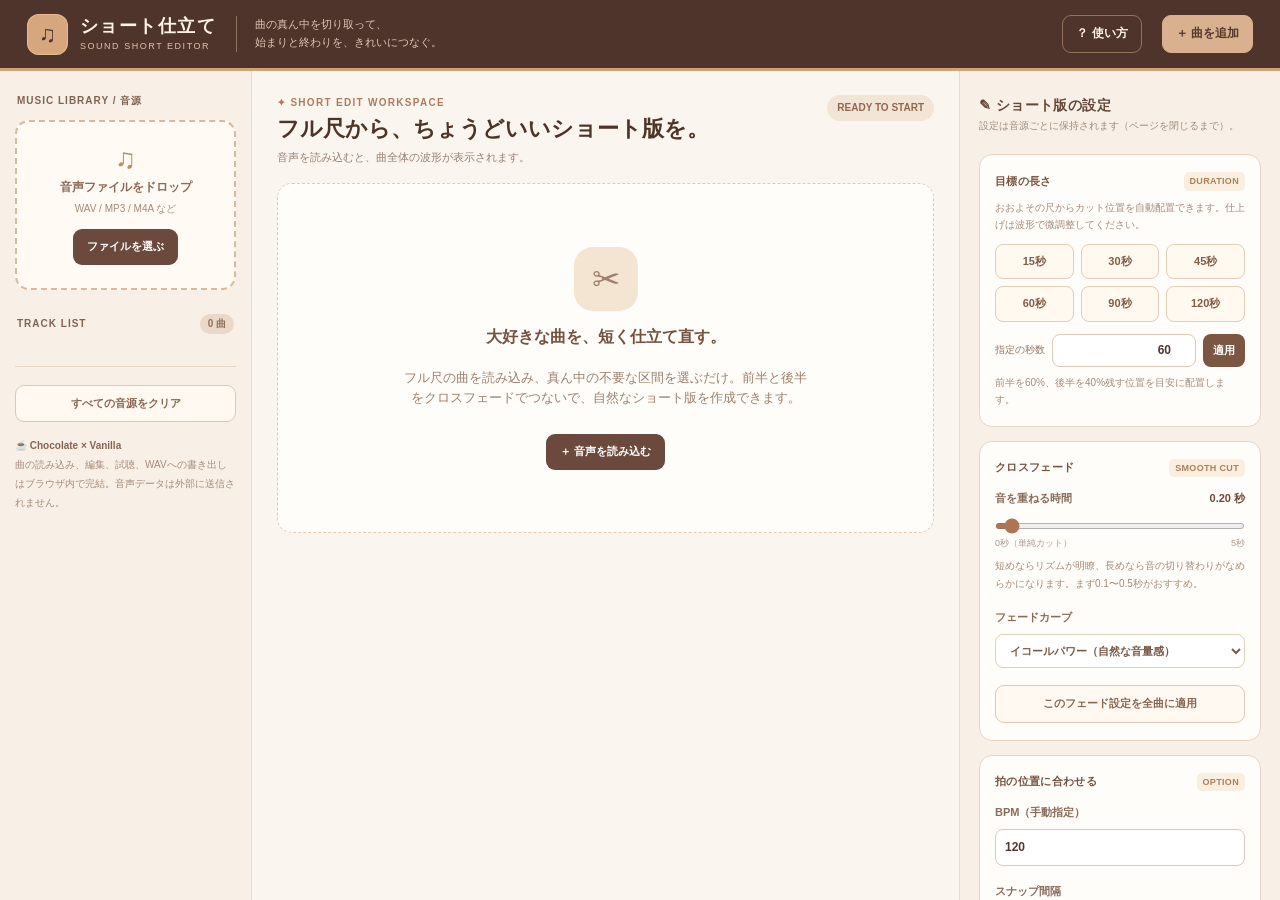
<file: index.html>
<!doctype html>
<html lang="ja">
<head>
<meta charset="UTF-8">
<meta name="viewport" content="width=device-width,initial-scale=1">
<meta name="color-scheme" content="light">
<title>ショート仕立て｜SOUND SHORT EDITOR</title>
<link rel="stylesheet" href="style.css">
</head>
<body>
<div class="app">
<header class="header">
  <div class="brand"><div class="brand-icon" aria-hidden="true">♫</div><div><div class="brand-name">ショート仕立て</div><div class="brand-sub">SOUND SHORT EDITOR</div></div></div>
  <div class="header-note">曲の真ん中を切り取って、<br>始まりと終わりを、きれいにつなぐ。</div>
  <div class="spacer"></div><button id="helpButton" class="header-btn">？ 使い方</button><button id="topAdd" class="header-btn filled">＋ 曲を追加</button>
</header>
<div class="layout">
<aside class="sidebar">
  <p class="caps">MUSIC LIBRARY / 音源</p>
  <div class="drop" id="dropZone"><div class="drop-icon">♫</div><strong>音声ファイルをドロップ</strong><small>WAV / MP3 / M4A など</small><button id="chooseFiles" class="upload-btn">ファイルを選ぶ</button></div>
  <div class="file-head"><span class="caps" style="margin:0">TRACK LIST</span><span class="file-count" id="fileCount">0 曲</span></div>
  <div class="file-list" id="fileList"></div>
  <div class="sidebar-bottom"><button id="clearAll" class="ghost-btn full">すべての音源をクリア</button><p class="side-help"><strong>☕ Chocolate × Vanilla</strong><br>曲の読み込み、編集、試聴、WAVへの書き出しはブラウザ内で完結。音声データは外部に送信されません。</p></div>
</aside>
<main class="main">
  <div class="heading"><div><div class="eyebrow">✦ SHORT EDIT WORKSPACE</div><h1 id="trackTitle" class="h1">フル尺から、ちょうどいいショート版を。</h1><div id="trackDesc" class="subtitle">音声を読み込むと、曲全体の波形が表示されます。</div></div><span id="trackBadge" class="badge">READY TO START</span></div>
  <div class="empty-panel" id="emptyState"><div class="empty-icon">✂</div><strong>大好きな曲を、短く仕立て直す。</strong><p>フル尺の曲を読み込み、真ん中の不要な区間を選ぶだけ。前半と後半をクロスフェードでつないで、自然なショート版を作成できます。</p><button id="emptyAdd" class="upload-btn">＋ 音声を読み込む</button></div>
  <div id="workspace" hidden>
    <section class="panel">
      <div class="panel-title"><span>✂ カットする区間を決める</span><small>縦線をドラッグして前半・後半の境目を指定</small></div>
      <div class="panel-inner">
        <div class="flow-legend"><div class="flow-label kept-a"><span>01</span><strong>残す前半</strong></div><div class="flow-label removed"><span>✕</span><strong>カットする中間</strong></div><div class="flow-label kept-b"><span>02</span><strong>残す後半</strong></div></div>
        <canvas class="wave-canvas" id="waveCanvas" aria-label="曲全体の波形。左と右のカットマーカーをドラッグして、削除する中間部分を指定します。"></canvas>
        <div class="wave-legend"><span><i class="color-dot keep"></i>使用する音声</span><span><i class="color-dot remove-dot"></i>削除する区間</span><span><i class="color-dot green"></i>カット開始</span><span><i class="color-dot orange"></i>カット終了</span><span><i class="color-dot cursor-dot"></i>再生・指定位置</span></div>
        <div class="wave-footer"><span id="rangeText">中間 0:00.00 — 0:00.00</span><strong id="selectedDuration">カット 0:00.00</strong></div>
        <div class="range-grid">
          <div class="range-item"><div class="range-top"><span class="range-name"><i class="inline-dot green"></i> 前半はここまで</span><span class="range-tag">CUT IN</span></div><div class="time-control"><button class="stepper" data-step="in:-0.01" title="0.01秒戻す">−</button><input id="cutInInput" class="number" type="number" min="0" step="0.01" value="0" aria-label="前半の終了時刻（秒）"><button class="stepper" data-step="in:0.01" title="0.01秒進める">＋</button><span class="time-unit">秒</span></div><button id="markIn" class="mark-btn">＋ 波形のカーソル位置で設定</button></div>
          <div class="range-item"><div class="range-top"><span class="range-name"><i class="inline-dot orange"></i> 後半はここから</span><span class="range-tag">CUT OUT</span></div><div class="time-control"><button class="stepper" data-step="out:-0.01" title="0.01秒戻す">−</button><input id="cutOutInput" class="number" type="number" min="0" step="0.01" value="0" aria-label="後半の開始時刻（秒）"><button class="stepper" data-step="out:0.01" title="0.01秒進める">＋</button><span class="time-unit">秒</span></div><button id="markOut" class="mark-btn">＋ 波形のカーソル位置で設定</button></div>
        </div>
        <div class="detail-head"><strong>接続点を拡大して微調整</strong><label for="detailZoom">表示範囲 <span id="detailZoomValue">±1.5秒</span></label><input type="range" id="detailZoom" class="mini-slider" min="0.1" max="5" step="0.1" value="1.5"></div>
        <div class="detail-row"><div class="detail-box"><div class="detail-box-head"><span>前半の終点 · 拡大波形</span><strong id="detailInTime">0.00秒</strong></div><canvas class="detail-canvas" id="inDetail" aria-label="前半の終点を微調整"></canvas><div class="detail-caption">ドラッグして0.01秒より細かく調整可能</div></div><div class="detail-box"><div class="detail-box-head"><span>後半の始点 · 拡大波形</span><strong id="detailOutTime">0.00秒</strong></div><canvas class="detail-canvas" id="outDetail" aria-label="後半の始点を微調整"></canvas><div class="detail-caption">ドラッグして0.01秒より細かく調整可能</div></div></div>
      </div>
    </section>
    <section class="panel"><div class="panel-title"><span>✦ 前半から後半へのつなぎ目</span><small>1回だけつなぎます・繰り返しはしません</small></div><div class="panel-inner"><div class="seam-visual"><canvas id="seamCanvas" class="seam-canvas" aria-label="前半と後半のクロスフェード曲線"></canvas><div class="seam-caption"><span><strong class="accent-green">●</strong> 前半のおわり <span class="arrow">→</span> <strong class="accent-orange">●</strong> 後半のはじまり</span><strong id="seamDesc">クロスフェード 0.20秒</strong></div></div><p class="setting-foot">前半の最後と後半の最初を少し重ねます。書き出す曲は「前半 → クロスフェード → 後半」の1曲になり、最後まで再生すると停止します。</p></div></section>
    <section class="panel"><div class="panel-title"><span>▶ 聴き比べ・試聴</span><small>「つなぎ目だけ試聴」で切り替わりをチェック</small></div><div class="panel-inner"><div class="play-row"><button id="playOriginal" class="play-btn">▷ 元のフル尺</button><button id="playShort" class="play-btn primary">▶ ショート版を試聴</button><button id="playJoin" class="play-btn">♫ つなぎ目だけ</button><button id="playPause" class="play-btn" disabled>Ⅱ 一時停止</button><button id="stopPlay" class="play-btn" disabled>■ 停止</button></div><div class="transport"><span id="currentTime" class="mono">0:00.00</span><input id="seekBar" type="range" min="0" max="1000" value="0" step="1" disabled aria-label="再生位置"><span id="totalTime" class="mono">0:00.00</span></div><div id="playMessage" class="list-note">カット位置を調整してから「つなぎ目だけ」を押すと、前半と後半がつながるところだけ確認できます。</div></div></section>
  </div>
</main>
<aside class="settings">
  <h2>✎ ショート版の設定</h2><p class="hint">設定は音源ごとに保持されます（ページを閉じるまで）。</p>
  <div class="settings-card"><div class="settings-title">目標の長さ <span class="tag">DURATION</span></div><div class="setting-foot top-note">おおよその尺からカット位置を自動配置できます。仕上げは波形で微調整してください。</div><div class="preset-grid"><button class="preset" data-target="15">15秒</button><button class="preset" data-target="30">30秒</button><button class="preset" data-target="45">45秒</button><button class="preset" data-target="60">60秒</button><button class="preset" data-target="90">90秒</button><button class="preset" data-target="120">120秒</button></div><div class="custom-target"><label for="targetInput">指定の秒数</label><input type="number" class="number" id="targetInput" min="1" step="0.1" value="60"><button id="applyTarget" class="small-primary">適用</button></div><div class="setting-foot">前半を60%、後半を40%残す位置を目安に配置します。</div></div>
  <div class="settings-card"><div class="settings-title">クロスフェード <span class="tag">SMOOTH CUT</span></div><div class="form-group"><label for="fadeSlider" class="form-label"><span>音を重ねる時間</span><strong id="fadeValue">0.20 秒</strong></label><input id="fadeSlider" type="range" class="slider" min="0" max="5000" step="10" value="200"><div class="slider-scale"><span>0秒（単純カット）</span><span id="fadeMax">5秒</span></div><div class="setting-foot">短めならリズムが明瞭、長めなら音の切り替わりがなめらかになります。まず0.1〜0.5秒がおすすめ。</div></div><div class="form-group"><label for="fadeShape" class="form-label">フェードカーブ</label><select id="fadeShape" class="form-select"><option value="equal">イコールパワー（自然な音量感）</option><option value="linear">リニア（重なり控えめ）</option></select></div><button id="applyAll" class="ghost-btn full">このフェード設定を全曲に適用</button></div>
  <div class="settings-card"><div class="settings-title">拍の位置に合わせる <span class="tag">OPTION</span></div><div class="form-group"><label class="form-label" for="bpmInput">BPM（手動指定）</label><input class="number bpm-number" id="bpmInput" type="number" min="30" max="300" step="0.1" value="120"></div><div class="form-group"><label for="snapUnit" class="form-label">スナップ間隔</label><select id="snapUnit" class="form-select"><option value="1">1拍ごと</option><option value="2">2拍ごと</option><option value="4" selected>4拍ごと（1小節の目安）</option><option value="8">8拍ごと</option><option value="16">16拍ごと</option></select></div><label class="check-line"><input type="checkbox" id="snapEnabled"> <span>マーカーを拍にスナップ</span></label><div class="setting-foot">BPMは自動検出されません。拍子・曲頭の位置によってはずれるので、耳で必ず確認してください。</div></div>
  <div class="settings-card"><div class="settings-title">書き出し形式 <span class="tag">EXPORT</span></div><div class="form-group"><label for="formatSelect" class="form-label">音声形式</label><select id="formatSelect" class="form-select"><option value="wav">WAV（非圧縮・高音質）</option><option value="mp3">MP3（軽量・オンライン変換）</option></select></div><div class="form-group"><label for="rateSelect" class="form-label">サンプルレート</label><select id="rateSelect" class="form-select"><option value="original">読み込み時のサンプルレート</option><option value="44100">44,100 Hz</option><option value="48000">48,000 Hz</option></select></div><div id="wavGroup" class="form-group"><span class="muted">WAV：16-bit PCM / モノラル・ステレオ</span></div><div id="mp3Group" class="form-group" hidden><label for="bitrateSelect" class="form-label">MP3の音質</label><select id="bitrateSelect" class="form-select"><option value="192">192 kbps</option><option value="256" selected>256 kbps</option><option value="320">320 kbps</option></select><p class="setting-foot">MP3エンコード用ライブラリをCDNから読み込みます。ネット接続が必要です。</p></div></div>
  <div class="settings-card"><div class="settings-title">試聴音量 <span class="tag">MONITOR</span></div><label for="volumeSlider" class="form-label"><span>再生音量</span><strong id="volumeValue">75%</strong></label><input id="volumeSlider" type="range" class="slider" min="0" max="100" value="75" step="1"><div class="slider-scale"><span>0%</span><span>100%</span></div></div>
  <div class="summary"><div class="summary-kicker">できあがりの長さ</div><div class="summary-time" id="summaryDuration">0:00.00</div><div class="summary-line"><span>フル尺</span><strong id="originalDuration">0:00.00</strong></div><div class="summary-line"><span>中間をカット</span><strong id="removedDuration">−0:00.00</strong></div><div class="summary-line"><span>音の重ね合わせ</span><strong id="overlapDuration">−0.00 秒</strong></div><div class="summary-line separator"><span>短縮率</span><strong id="shortRatio">0%</strong></div></div>
  <div class="export-wrap"><button id="exportOne" class="export-button" disabled>↓ この曲をショート版で保存</button><button id="exportAll" class="export-button dark" disabled>↓ 全曲をZIPで保存</button><div class="progress" id="progressTrack" hidden><div id="progressFill"></div></div><div class="status" id="exportStatus">WAVはオフラインで保存できます</div></div>
</aside>
</div>
</div>
<input class="file-input" id="filePicker" type="file" multiple accept=".mp3,.wav,.m4a,.aac,.ogg,.flac,audio/*">
<div id="modalRoot"></div><div id="toastBox" class="toastbox" aria-live="polite"></div>
<script src="app.js"></script>
</body>
</html>
</file>
<file: style.css>
:root{--bg:#faf6ef;--paper:#fffdf9;--cream:#fff7eb;--vanilla:#f9eddd;--line:#e9dacc;--line2:#f0e5db;--brown:#4e342b;--brown2:#6b4a3d;--caramel:#b77955;--caramel2:#d6a57e;--ink:#4d392f;--muted:#9b8072;--green:#61816b;--red:#b35b50;--shadow:0 10px 30px #62432b0d}
*{box-sizing:border-box}html,body{height:100%;margin:0}body{font-family:'Noto Sans JP',-apple-system,BlinkMacSystemFont,'Segoe UI',sans-serif;font-size:13px;line-height:1.6;background:var(--bg);color:var(--ink)}button,input,select{font:inherit}button{cursor:pointer;transition:background .15s,border-color .15s}button:disabled{opacity:.43;cursor:not-allowed}button:focus-visible,input:focus-visible,select:focus-visible{outline:3px solid #ddb18f;outline-offset:2px}button:active:not(:disabled){transform:translateY(1px)}[hidden],.hidden{display:none!important}
.app{min-height:100dvh;display:grid;grid-template-rows:71px minmax(0,1fr)}.header{display:flex;gap:20px;align-items:center;background:var(--brown);color:#fff4e7;padding:0 27px;border-bottom:3px solid #d3a079}.brand{display:flex;align-items:center;gap:12px;white-space:nowrap}.brand-icon{height:41px;width:41px;border-radius:12px;background:#d6a67f;color:#4e342b;display:grid;place-items:center;font-size:23px;box-shadow:inset 0 0 0 1px #f4d0aa7a}.brand-name{font-weight:900;font-size:18px;letter-spacing:.08em;line-height:1.3}.brand-sub{font-size:9px;letter-spacing:.17em;color:#e4bfaa}.header-note{border-left:1px solid #917362;padding-left:18px;font-size:11px;color:#e1c4b4}.spacer{flex:1}.header-btn{background:transparent;border:1px solid #94735d;border-radius:9px;color:#fff2e6;padding:8px 13px;font-size:12px;font-weight:750;white-space:nowrap}.header-btn:hover{background:#6c4b3c}.header-btn.filled{background:#dab18e;color:#55392c;border-color:#dab18e}.header-btn.filled:hover{background:#e8c19b}
.layout{display:grid;grid-template-columns:252px minmax(410px,1fr) 321px;min-height:0;height:calc(100dvh - 71px)}.sidebar{background:#f8f0e6;border-right:1px solid var(--line);padding:22px 15px;overflow:auto;min-width:0}.caps{font-size:10px;color:#816353;letter-spacing:.1em;font-weight:900;margin:0 2px 11px}.drop{border:2px dashed #d8b89e;border-radius:14px;padding:23px 12px;text-align:center;background:#fffaf3;color:#8c6b58;transition:.15s}.drop.drag{background:#f2dfcb;border-color:#b77955}.drop-icon{font-size:28px;color:#c18a63;line-height:1}.drop strong{display:block;font-size:12px;margin:5px 0 4px}.drop small{display:block;color:#a58a79;font-size:10px}.upload-btn{margin-top:12px;background:var(--brown2);color:white;border:0;border-radius:9px;padding:9px 14px;font-size:11px;font-weight:800}.upload-btn:hover{background:var(--brown)}.file-head{display:flex;justify-content:space-between;align-items:center;margin:24px 2px 10px}.file-count{background:#ead9c8;color:#906f5b;border-radius:99px;padding:2px 8px;font-size:10px;font-weight:800}.file-list{display:grid;gap:7px}.file-item{width:100%;text-align:left;border:1px solid transparent;background:transparent;border-radius:12px;display:flex;align-items:center;gap:10px;padding:10px 9px;color:#805e4e;min-width:0;cursor:pointer}.file-item:hover{background:#fff8f0}.file-item.active{background:#fffdfa;border-color:#e3cbb7;box-shadow:0 3px 10px #593b2610}.file-icon{flex:0 0 auto;width:33px;height:35px;background:#eee0d0;border-radius:10px;display:grid;place-items:center;font-weight:900;font-size:10px;color:#99694c}.file-item.active .file-icon{background:#dfb996;color:#593c2c}.file-body{min-width:0;flex:1}.file-name{font-size:11px;font-weight:800;white-space:nowrap;overflow:hidden;text-overflow:ellipsis}.file-sub{font-size:10px;color:#a1887a}.remove{border:0;background:transparent;color:#ae9181;border-radius:6px;padding:3px 6px;font-size:15px}.remove:hover{background:#f4e2d8;color:#ac4e44}.sidebar-bottom{border-top:1px solid #e7d7c8;margin-top:22px;padding-top:18px}.muted{color:var(--muted);font-size:11px}.side-help{font-size:10px;color:#a58b7d;line-height:1.9;margin-top:14px}.side-help strong{color:#866452}.ghost-btn{border:1px solid #dfc7b3;background:#fff9f1;border-radius:9px;color:#89664f;padding:9px 11px;font-size:11px;font-weight:800}.ghost-btn:hover{background:#fbeada}.full{width:100%}
.main{padding:24px 25px 38px;overflow:auto;min-width:0;min-height:0}.heading{display:flex;align-items:start;justify-content:space-between;gap:14px;margin-bottom:17px}.eyebrow{font-size:10px;font-weight:900;letter-spacing:.13em;color:#b07a5d}.h1{font-size:22px;font-weight:900;color:#4d3428;margin:3px 0 4px;overflow-wrap:anywhere;line-height:1.4}.subtitle{font-size:11px;color:#998173}.badge{background:#f2e5d6;color:#93674f;font-size:10px;font-weight:800;border-radius:30px;padding:5px 10px;white-space:nowrap}.panel{border:1px solid #e8d8ca;border-radius:16px;background:var(--paper);box-shadow:var(--shadow);overflow:hidden;margin-bottom:17px}.panel-title{background:#fbf5ec;border-bottom:1px solid #ede0d3;padding:12px 17px;font-size:12px;font-weight:900;color:#73513d;display:flex;justify-content:space-between;align-items:center;gap:12px}.panel-title small{font-weight:500;font-size:10px;color:#ab9180}.panel-inner{padding:17px}.wave-canvas{display:block;width:100%;height:205px;touch-action:none;cursor:crosshair;border:1px solid #e5d5c7;border-radius:11px;background:#fffaf4}.flow-legend{display:grid;grid-template-columns:1fr 1.3fr 1fr;gap:6px;margin-bottom:10px}.flow-label{border-radius:8px;display:flex;justify-content:center;align-items:center;gap:8px;padding:6px 4px;font-size:11px;color:#78594b;background:#f2e7d9}.flow-label span{width:20px;height:20px;display:grid;place-items:center;border-radius:50%;font-size:9px;background:#fff4e4;font-weight:900}.flow-label.kept-a{background:#eaf1e8;color:#567b60}.flow-label.removed{background:#f5e3d8;color:#ae7459}.flow-label.kept-b{background:#f4e8d9;color:#9b6b4e}.wave-legend{display:flex;align-items:center;gap:14px;flex-wrap:wrap;font-size:10px;color:#967c6a;margin:9px 1px 0}.color-dot{display:inline-block;height:9px;width:9px;margin-right:5px;border-radius:2px;background:#ad8d7c}.color-dot.keep{background:#94735c}.color-dot.remove-dot{background:#e9bca3}.color-dot.green,.inline-dot.green{background:#638b72}.color-dot.orange,.inline-dot.orange{background:#bf825c}.color-dot.cursor-dot{background:#593b72}.inline-dot{width:9px;height:9px;border-radius:50%;display:inline-block}.wave-footer{display:flex;align-items:center;justify-content:space-between;gap:10px;font-size:11px;color:#8c7564;margin-top:10px}.wave-footer strong{color:#6e4c3d;font-size:12px}.range-grid{display:grid;grid-template-columns:1fr 1fr;gap:13px;margin-top:15px}.range-item{background:#fbf6ee;padding:13px;border-radius:11px;border:1px solid #eee0d2}.range-top{display:flex;gap:8px;justify-content:space-between;align-items:center;margin-bottom:8px}.range-name{font-weight:900;font-size:11px;color:#7b5a48}.range-tag{font-size:9px;font-weight:800;color:#ae8c76}.time-control{display:flex;gap:5px;align-items:center}.number{width:100%;min-width:0;height:37px;border:1px solid #dfc8b6;border-radius:8px;background:white;color:#51382e;text-align:right;padding:0 9px;font-variant-numeric:tabular-nums;font-size:15px;font-weight:750}.stepper{width:31px;min-width:31px;height:37px;border-radius:8px;background:#f3e8dc;border:1px solid #e5d1bf;color:#8a6855;font-weight:900}.stepper:hover{background:#ebd2bd}.time-unit{font-size:11px;color:#a48e81}.mark-btn{border:0;background:transparent;color:#98735d;font-size:10px;margin:8px 0 0;padding:2px;font-weight:800;display:block}.mark-btn:hover{color:#573b2f;text-decoration:underline}.detail-head{display:flex;align-items:center;gap:8px;margin-top:17px;margin-bottom:8px;flex-wrap:wrap}.detail-head strong{font-size:11px;color:#74533f;margin-right:auto}.detail-head label{font-size:10px;color:#9c806f}.mini-slider{width:105px;accent-color:#ab7957}.detail-row{display:grid;grid-template-columns:1fr 1fr;gap:12px}.detail-box{border:1px solid #e9ded2;border-radius:10px;padding:9px;background:#fffdf8}.detail-box-head{display:flex;justify-content:space-between;color:#927766;font-size:10px;font-weight:800;margin-bottom:5px}.detail-box-head strong{color:#785343}.detail-canvas{width:100%;height:92px;display:block;touch-action:none;cursor:crosshair;border-radius:6px;background:#fcf6ed}.detail-caption{color:#b09687;font-size:9px;margin-top:4px}.seam-visual{border:1px solid #eadbcc;background:#fffaf4;border-radius:11px;overflow:hidden}.seam-canvas{display:block;width:100%;height:143px}.seam-caption{display:flex;gap:9px;justify-content:space-between;align-items:center;padding:7px 11px;background:#f9eddf;color:#92735f;font-size:10px;flex-wrap:wrap}.seam-caption strong{color:#77523f}.accent-green{color:#638b72!important}.accent-orange{color:#bf825c!important}.arrow{color:#ae8067;margin:0 4px}.play-row{display:flex;flex-wrap:wrap;gap:9px}.play-btn{border:1px solid #dac5b1;background:#fffaf2;color:#74513e;border-radius:9px;padding:10px 12px;font-size:11px;font-weight:850;display:flex;align-items:center;gap:8px}.play-btn:hover{background:#f7e8d7}.play-btn.primary{background:#6e4b3a;color:#fff9f0;border-color:#6e4b3a}.play-btn.primary:hover{background:#573b2f}.play-btn.active{outline:2px solid #cb8e62;outline-offset:1px}.transport{display:flex;align-items:center;gap:11px;margin:13px 0 0}.transport input{flex:1;min-width:20px;accent-color:#987157}.transport .mono{font-size:11px;font-variant-numeric:tabular-nums;color:#886b58;font-weight:800;min-width:49px}.list-note{padding:12px 14px;border:1px solid #ebd9c5;background:#fff8ec;border-radius:10px;font-size:11px;color:#8c6a55;margin-top:12px}.empty-panel{display:flex;flex-direction:column;align-items:center;justify-content:center;text-align:center;min-height:350px;background:#fffdf9;border:1px dashed #e1c9b3;border-radius:15px;color:#9d806e;padding:25px}.empty-icon{width:64px;height:64px;background:#f4e4d2;border-radius:19px;font-size:34px;display:grid;place-items:center;margin-bottom:13px}.empty-panel strong{font-size:16px;color:#74523f;margin-bottom:5px}.empty-panel p{max-width:410px}
.settings{background:#f8f0e7;border-left:1px solid var(--line);padding:23px 19px 30px;min-width:0;overflow:auto;min-height:0}.settings h2{font-size:14px;margin:0;color:#644839;letter-spacing:.03em}.settings .hint{font-size:10px;color:#a18a7c;margin:2px 0 20px}.settings-card{background:#fffdf9;border:1px solid #e5d5c7;border-radius:13px;padding:17px 15px;margin-bottom:14px}.settings-title{font-weight:900;font-size:11px;color:#765341;letter-spacing:.03em;margin-bottom:13px;display:flex;justify-content:space-between;align-items:center}.tag{font-size:9px;color:#ad805d;background:#faeedf;border-radius:5px;padding:2px 6px}.form-label{font-size:11px;font-weight:800;color:#896b5a;display:flex;justify-content:space-between;margin-bottom:7px;gap:7px}.form-label strong{color:#6f4b3a}.slider{width:100%;height:6px;accent-color:#af7552;cursor:pointer;margin:0 0 7px}.slider-scale{display:flex;justify-content:space-between;color:#b0988a;font-size:9px}.form-select{border:1px solid #e2ceb9;color:#795a48;background:white;border-radius:8px;padding:9px 10px;width:100%;font-size:11px;font-weight:700}.form-group{margin-bottom:17px}.form-group:last-child{margin-bottom:0}.setting-foot{color:#a38a7a;font-size:10px;line-height:1.75;margin-top:7px}.top-note{margin-top:-5px;margin-bottom:10px}.small-primary{background:#7b5642;border:0;border-radius:8px;color:white;font-size:11px;font-weight:850;padding:9px 12px}.small-primary:hover{background:#5f4335}.preset-grid{display:grid;grid-template-columns:repeat(3,1fr);gap:7px}.preset{padding:8px 3px;background:#fff9f0;border:1px solid #e3ccb7;border-radius:8px;color:#845c46;font-size:11px;font-weight:800}.preset:hover{background:#f0decb}.custom-target{display:flex;align-items:center;gap:7px;margin-top:12px}.custom-target label{font-size:10px;white-space:nowrap;color:#927866}.custom-target .number{font-size:12px;height:33px}.custom-target .small-primary{white-space:nowrap;height:33px;padding:7px 10px}.bpm-number{text-align:left;font-size:12px}.check-line{display:flex;gap:8px;align-items:center;font-size:11px;font-weight:800;color:#825f4b;cursor:pointer}.check-line input{accent-color:#9c704e;width:15px;height:15px}.summary{border:1px solid #dec3ad;border-radius:13px;padding:17px 16px;background:linear-gradient(140deg,#fffaf4,#f2dfce);margin:17px 0}.summary-kicker{font-size:10px;font-weight:900;color:#926e58}.summary-time{font-size:30px;font-weight:900;color:#644335;letter-spacing:-.03em;font-variant-numeric:tabular-nums;line-height:1.7;margin-bottom:4px}.summary-line{display:flex;justify-content:space-between;gap:8px;font-size:11px;color:#987a67;padding:4px 0}.summary-line strong{color:#755441;font-variant-numeric:tabular-nums}.summary-line.separator{border-top:1px solid #e7d0bd;margin-top:6px;padding-top:8px}.export-wrap{display:grid;gap:10px}.export-button{padding:13px 8px;border:0;border-radius:10px;background:#bc855f;color:#fffdf7;font-weight:900;font-size:12px;box-shadow:0 4px 12px #aa775c23}.export-button:hover{background:#a66c4e}.export-button.dark{background:#60463a}.export-button.dark:hover{background:#49372f}.progress{width:100%;height:7px;border-radius:7px;background:#e9d6c3;overflow:hidden}.progress>div{width:0%;height:100%;background:#be815d;transition:width .12s}.status{font-size:10px;color:#9b8172;min-height:26px;line-height:1.55}.file-input{display:none}.toastbox{position:fixed;bottom:18px;left:50%;transform:translateX(-50%);display:grid;gap:7px;z-index:30;pointer-events:none;max-width:min(90vw,500px)}.toast{background:#594136;color:#fff4e7;border:1px solid #8c6b55;border-radius:12px;padding:10px 16px;font-size:11px;box-shadow:0 10px 30px #442b1a40;text-align:center}.toast.error{background:#a14d45}.modal-mask{position:fixed;inset:0;background:#2c1d16a9;display:grid;place-items:center;z-index:20;padding:20px}.modal{width:min(610px,100%);max-height:90vh;overflow:hidden;display:flex;flex-direction:column;background:#fffaf3;border:1px solid #e7d1bd;border-radius:19px;box-shadow:0 20px 80px #1a0c0875}.modal-title{display:flex;justify-content:space-between;align-items:center;padding:16px 20px;font-size:17px;font-weight:900;color:#644635;border-bottom:1px solid #eedfce;background:#fff4e6}.modal-title button{border:0;background:transparent;font-size:25px;color:#88634d;padding:0 8px}.modal-content{padding:18px 23px 27px;overflow:auto;color:#876c5b;font-size:12px;line-height:1.9}.modal-content h3{font-size:13px;color:#70503d;margin:19px 0 4px}.modal-content h3:first-child{margin-top:0}.modal-content p{margin:4px 0 10px}.modal-content strong{color:#604232}
@media(max-width:1170px){.layout{grid-template-columns:226px minmax(0,1fr) 286px}.main{padding:19px 15px 30px}.settings{padding:20px 13px}.header{padding:0 17px}.header-note{display:none}}
@media(max-width:920px){.app{display:block}.header{height:auto;min-height:68px;padding:10px 15px}.layout{height:auto;display:grid;grid-template-columns:minmax(0,1fr) 310px}.sidebar{grid-column:1 / -1;border-right:0;border-bottom:1px solid var(--line);padding:12px 15px}.sidebar>.caps{display:none}.drop{padding:10px}.drop-icon{display:none}.drop strong,.drop small{display:inline;margin-right:7px}.upload-btn{margin-top:0}.file-head{margin:10px 0 5px}.file-list{display:flex;overflow-x:auto;gap:6px}.file-item{min-width:190px;max-width:250px}.sidebar-bottom{margin-top:10px;padding-top:8px}.sidebar-bottom .side-help{display:none}.main{grid-column:1;grid-row:2}.settings{grid-column:2;grid-row:2}.panel-title small{display:none}}
@media(max-width:680px){.header{gap:9px;flex-wrap:wrap}.brand-name{font-size:16px}.brand-icon{height:36px;width:36px}.brand-sub{font-size:8px}.header-btn{padding:7px 9px;font-size:10px}.layout{display:block}.main{padding:17px 12px}.settings{border-left:0;border-top:1px solid var(--line);padding:17px 12px}.h1{font-size:18px}.panel-inner{padding:12px}.wave-canvas{height:180px}.range-grid{gap:7px}.range-item{padding:9px}.number{font-size:13px}.stepper{width:26px;min-width:26px}.mark-btn{font-size:9px}.time-unit{font-size:10px}.detail-row{grid-template-columns:1fr}.detail-canvas{height:83px}.play-btn{flex:1;justify-content:center;font-size:11px}.flow-label{font-size:10px}.flow-label span{width:17px;height:17px}.wave-legend{gap:8px}.settings-card{margin-bottom:12px}}
</file>
